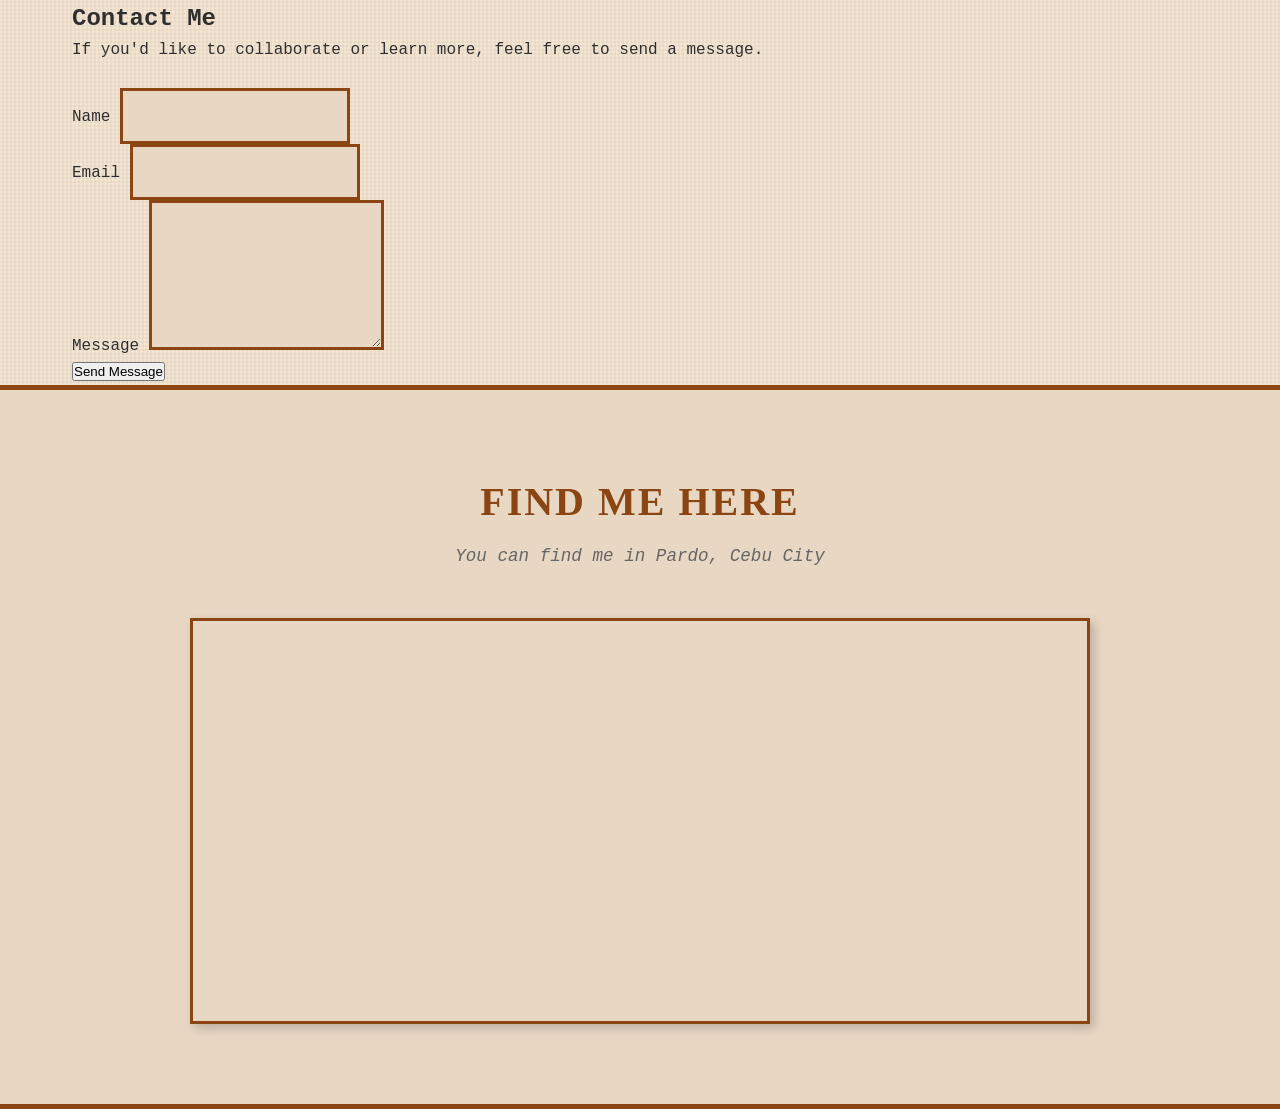
<file: contact.html>
<!DOCTYPE html>
<html lang="en">
<head>
    <meta charset="UTF-8">
    <meta name="viewport" content="width=device-width, initial-scale=1.0">
    <title>Contact</title>
    <link rel="stylesheet" href="style.css">
</head>
<body>
    <section>
    <div class="container">
        <h2>Contact Me</h2>
        <div class="contact-form">
            <p>If you'd like to collaborate or learn more, feel free to send a message.</p>
            <form>
                <div class="form-group">
                    <label for="name">Name</label>
                    <input type="text" id="name" name="name" required>
                </div>

                <div class="form-group">
                    <label for="email">Email</label>
                    <input type="email" id="email" name="email" required>
                </div>

                <div class="form-group">
                    <label for="message">Message</label>
                    <textarea id="message" name="message" rows="6" required></textarea>
                </div>

                <button type="submit" class="submit-button">Send Message</button>
                <p id="form-message" class="form-message" style="display:none; margin-top:1rem;"></p>
            </form>
        </div>
    </div>
</section>

<!-- Map Section -->
<section class="map-section">
    <div class="container">
        <h2>Find Me Here</h2>
        <p class="section-subtitle">You can find me in Pardo, Cebu City</p>
        <div class="map-container">
                <iframe src="https://www.google.com/maps/embed?pb=!1m18!1m12!1m3!1d3925.5393!2d123.8849!3d10.3157!2m3!1f0!2f0!3f0!3m2!1i1024!2i768!4f13.1!3m3!1m2!1sPardo!2sPardo%2C%20Cebu%20City!5e0!3m2!1sen!2sph!4v1715000000000" width="100%" height="400" style="border:0;" allowfullscreen="" loading="lazy" referrerpolicy="no-referrer-when-downgrade"></iframe>
        </div>
    </div>
</section>
</body>
</html>
</file>
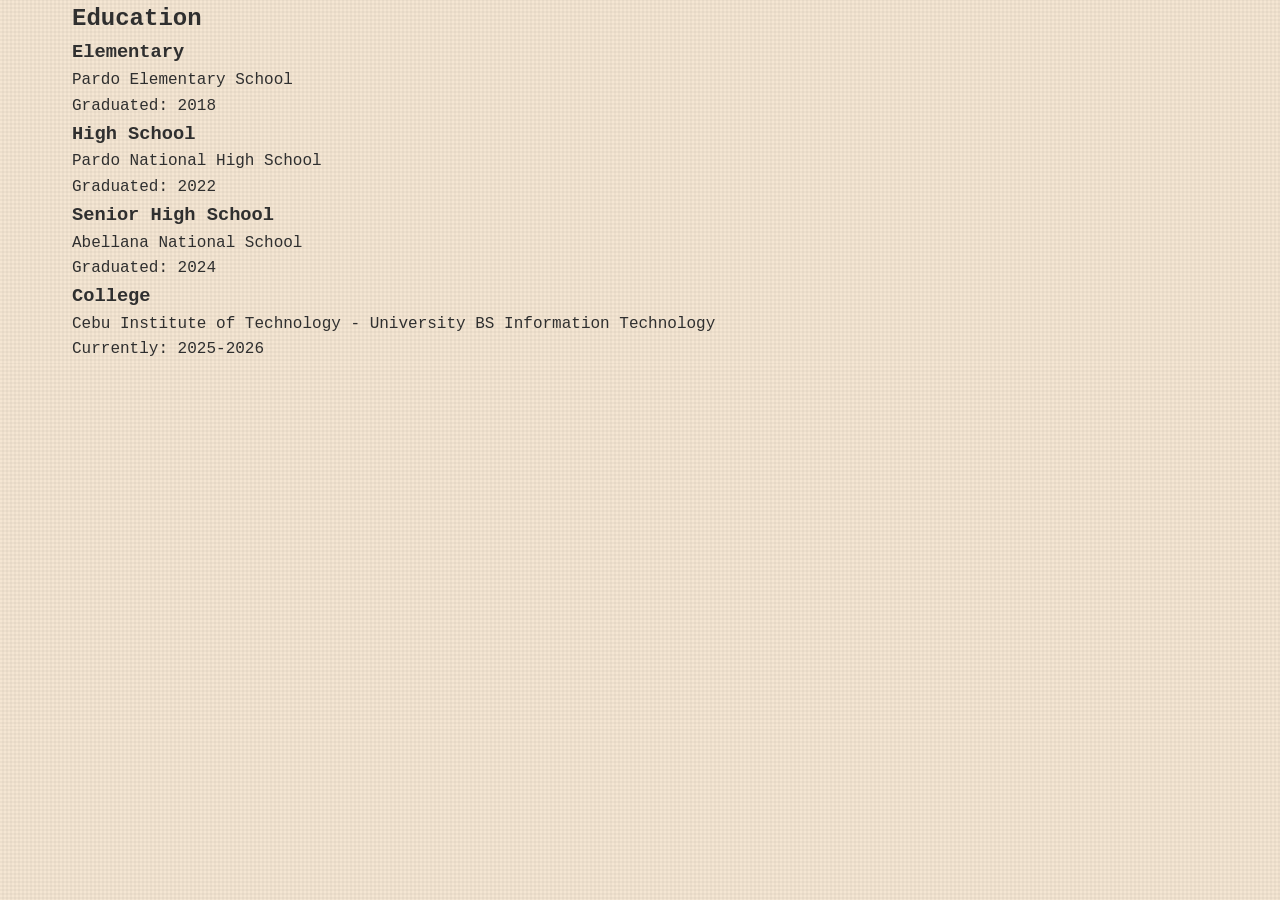
<file: education.html>
<!DOCTYPE html>
<html lang="en">
<head>
    <meta charset="UTF-8">
    <meta name="viewport" content="width=device-width, initial-scale=1.0">
    <title>Education</title>
    <link rel="stylesheet" href="style.css">
</head>
<body>
    <section>
        <div class="container">
            <h2>Education</h2>
            <div class="education-list">
                <div class="education-item">
                    <h3>Elementary</h3>
                    <div class="school">Pardo Elementary School</div>
                    <div class="period">Graduated: 2018</div>
                </div>

                <div class="education-item">
                    <h3>High School</h3>
                    <div class="school">Pardo National High School</div>
                    <div class="period">Graduated: 2022</div>
                </div>

                <div class="education-item">
                    <h3>Senior High School</h3>
                    <div class="school">Abellana National School</div>
                    <div class="period">Graduated: 2024</div>
                </div>

                <div class="education-item">
                    <h3>College</h3>
                    <div class="school">Cebu Institute of Technology - University BS Information Technology</div>
                    <div class="period">Currently: 2025-2026</div>
                </div>
            </div>
        </div>
    </section>
</body>
</html>
</file>
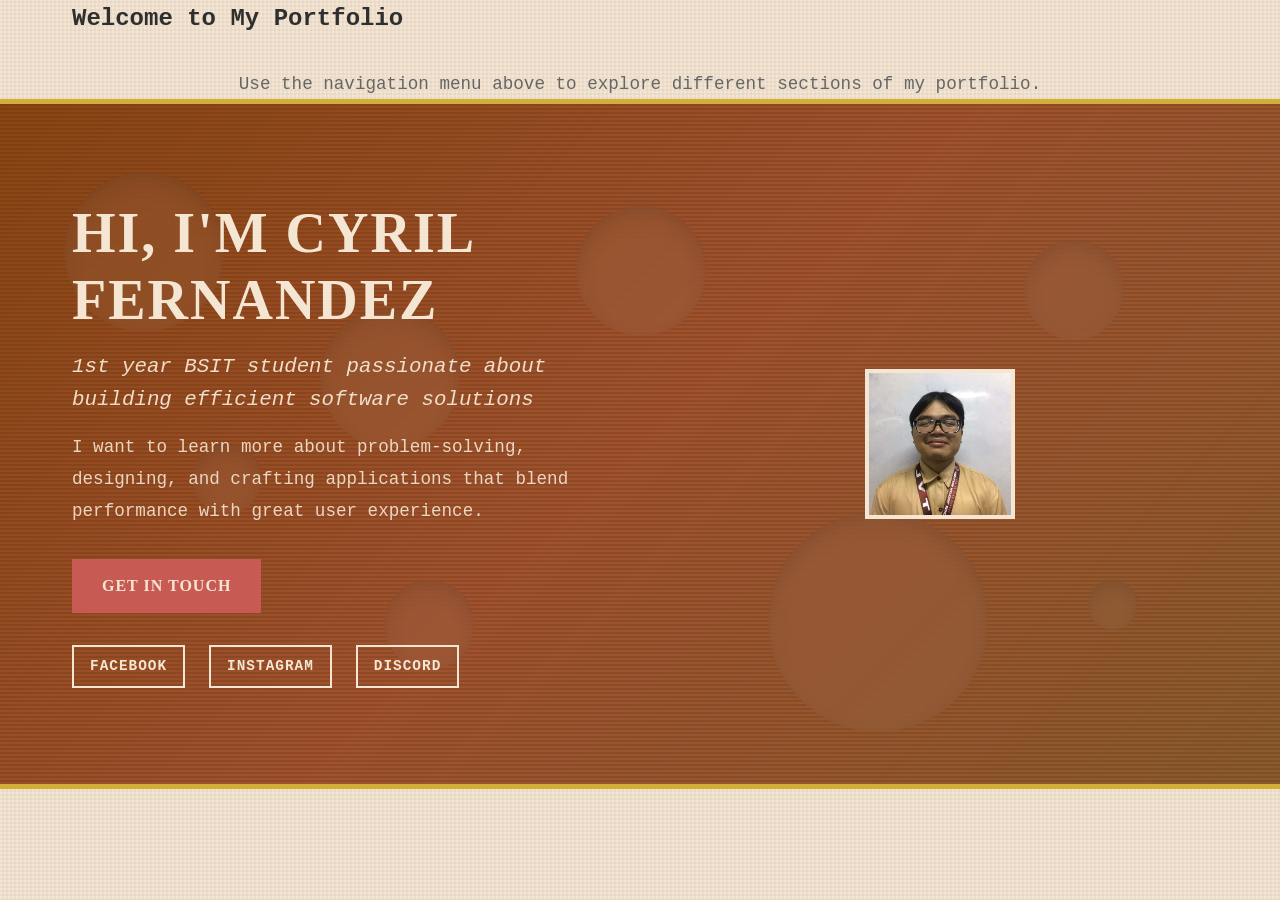
<file: home.html>
<!DOCTYPE html>
<html lang="en">
<head>
    <meta charset="UTF-8">
    <meta name="viewport" content="width=device-width, initial-scale=1.0">
    <title>Home</title>
    <link rel="stylesheet" href="style.css">
</head>
<body>
    <section>
        <div class="container">
            <h2>Welcome to My Portfolio</h2>
            <p style="text-align: center; color: var(--text-light); font-size: 1.1rem; margin-top: 2rem;">
                Use the navigation menu above to explore different sections of my portfolio.
            </p>
        </div>
    </section>

    <!-- Hero Section -->
    <section class="hero" id="about">
        <div class="hero-bubbles" aria-hidden="true">
            <span class="hero-bubble bubble-1"></span>
            <span class="hero-bubble bubble-2"></span>
            <span class="hero-bubble bubble-3"></span>
            <span class="hero-bubble bubble-4"></span>
            <span class="hero-bubble bubble-5"></span>
            <span class="hero-bubble bubble-6"></span>
            <span class="hero-bubble bubble-7"></span>
            <span class="hero-bubble bubble-8"></span>
        </div>
        <div class="container hero-container">
            <div class="hero-content">
                <h1>Hi, I'm Cyril Fernandez</h1>
                <p class="tagline">1st year BSIT student passionate about building efficient software solutions</p>
                <p class="description">I want to learn more about problem-solving, designing, and crafting applications that blend performance with great user experience.</p>
                <div class="hero-buttons">
                    <a href="javascript:parent.loadPage('contact.html')" class="btn btn-primary">Get in Touch</a>
                </div>
                <div class="social-links-hero">
                    <a href="https://www.facebook.com/share/1DwfcabRtU/" title="Facebook" class="social-icon" target="_blank" rel="noopener noreferrer">Facebook</a>
                    <a href="https://www.instagram.com/cy1ofone?igsh=bWloMWJvd2ZoMHM=" title="Instagram" class="social-icon" target="_blank" rel="noopener noreferrer">Instagram</a>
                    <a href="https://discord.gg/xapyxrc7" title="Discord" class="social-icon" target="_blank" rel="noopener noreferrer">Discord</a>
                </div>
            </div>
            <div class="hero-image">
                <img src="image/cyrl.jfif" alt="Cyril" class="profile-img">
            </div>
        </div>
    </section>
</body>
</html>
</file>
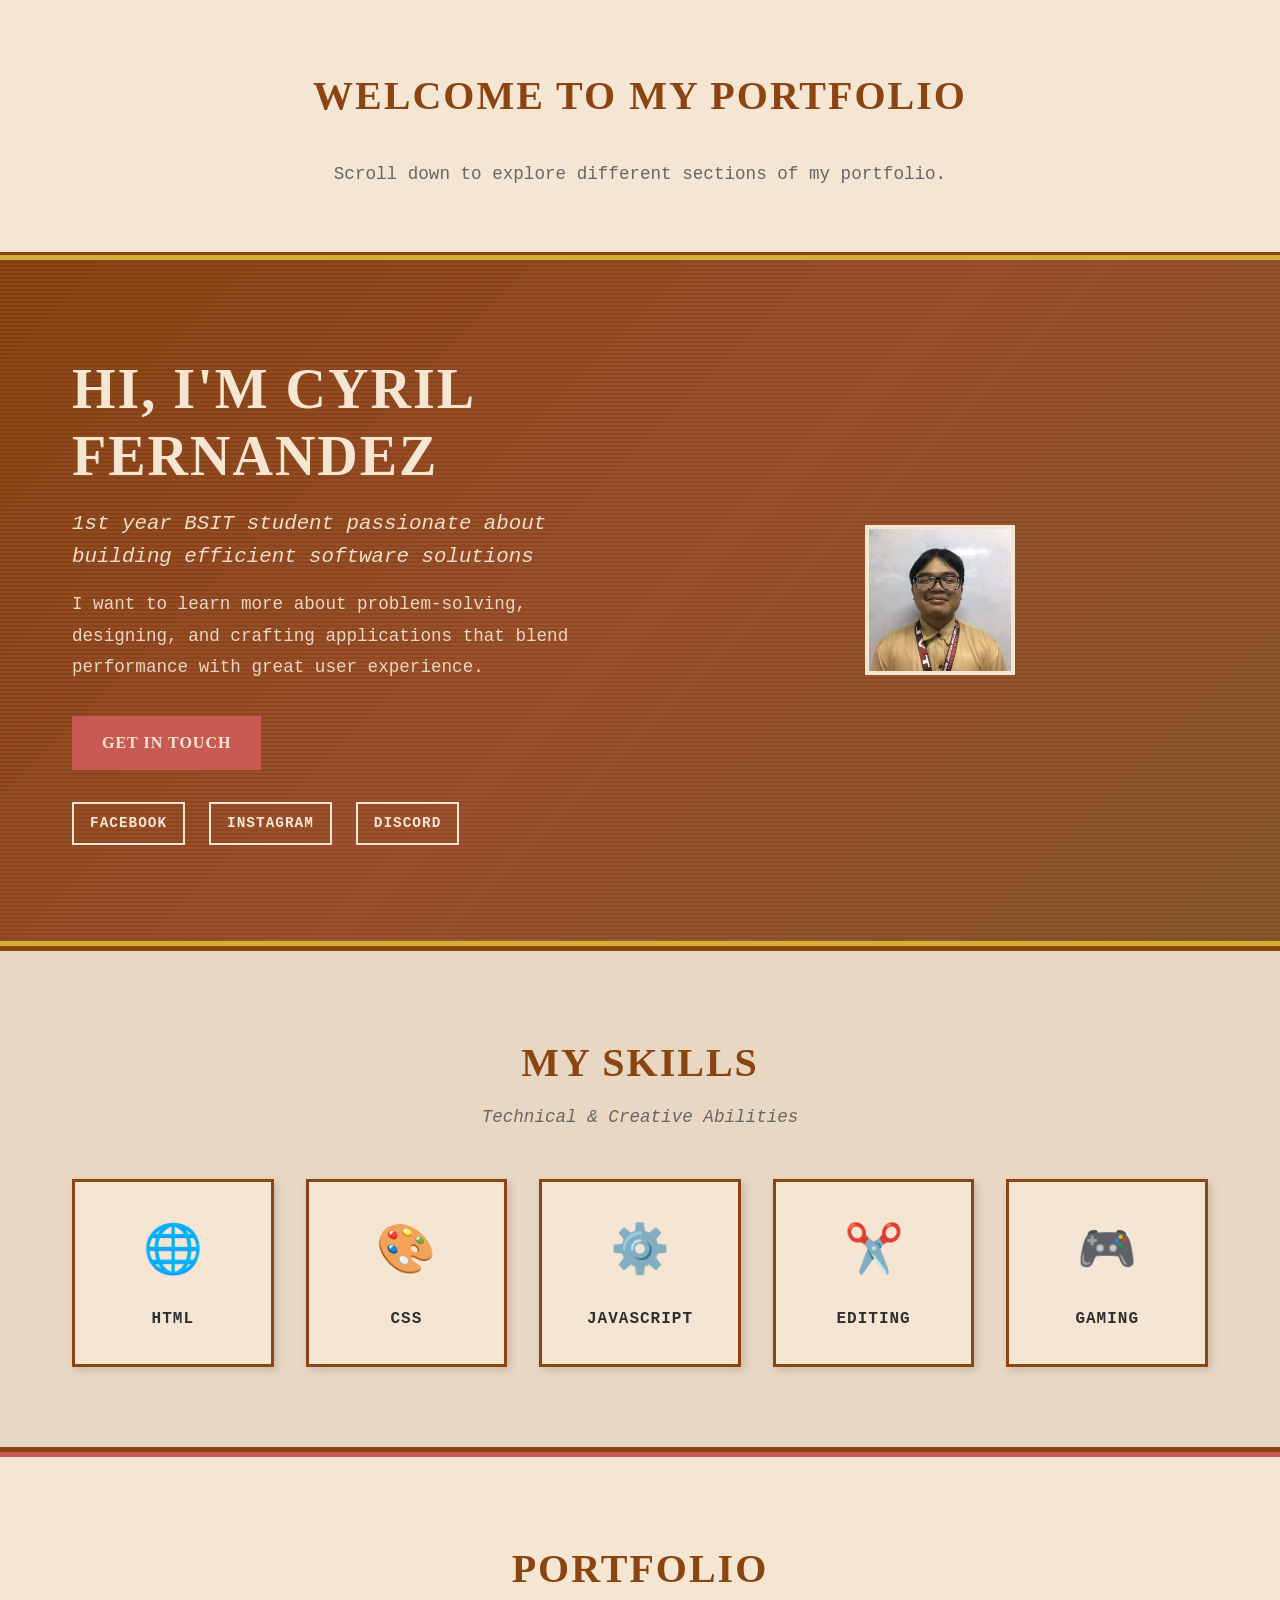
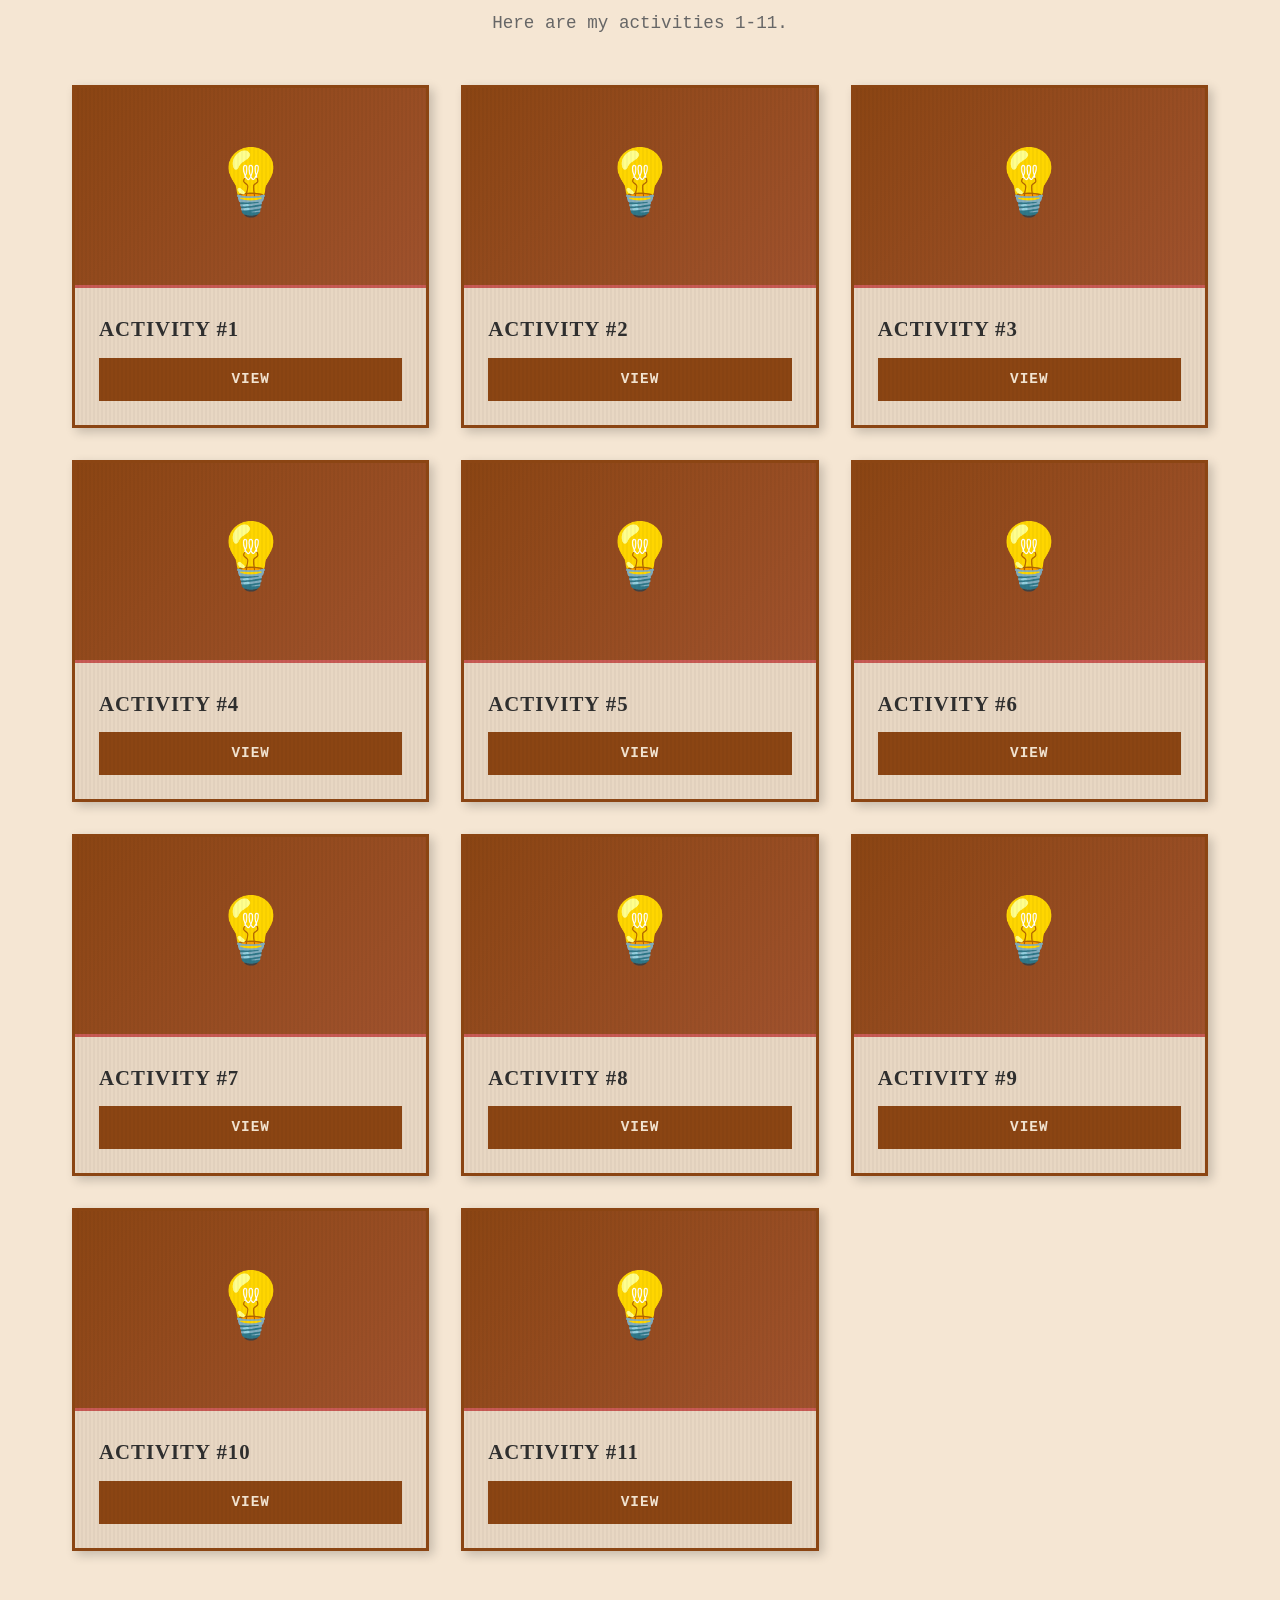
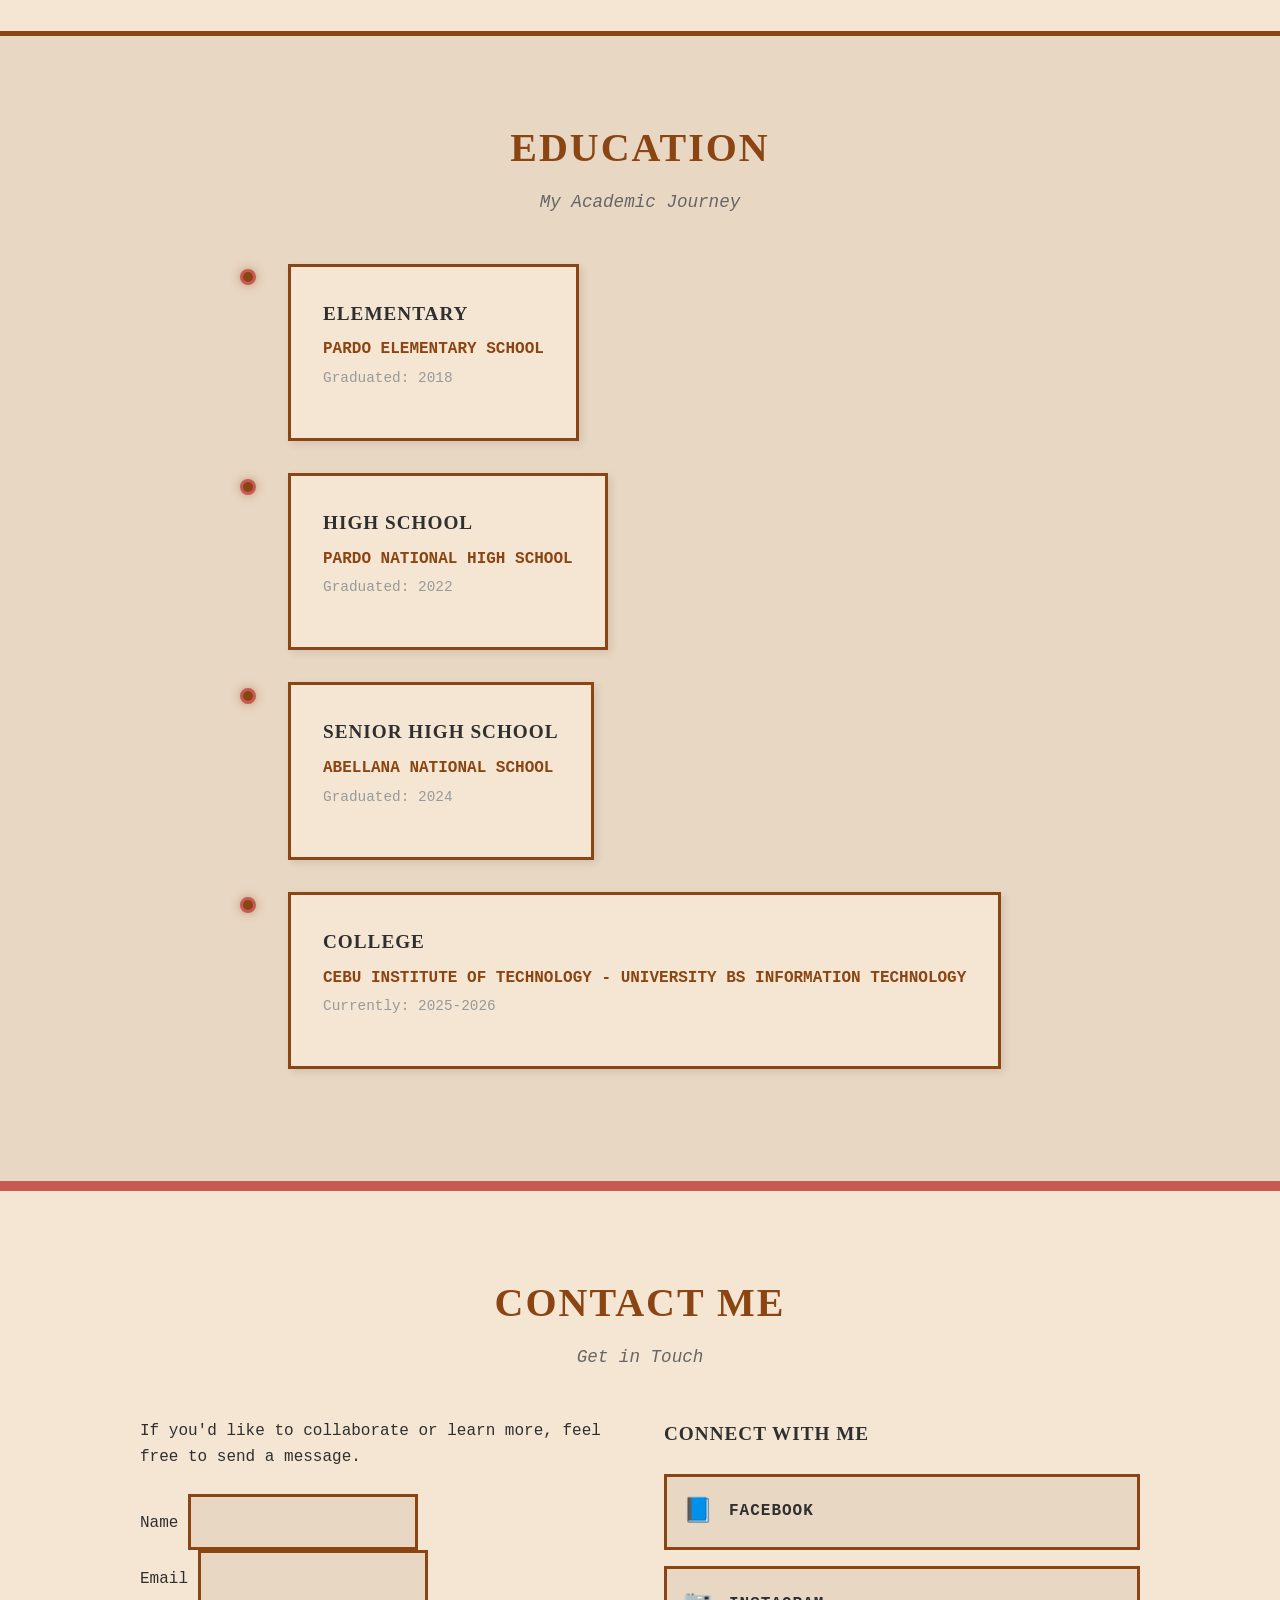
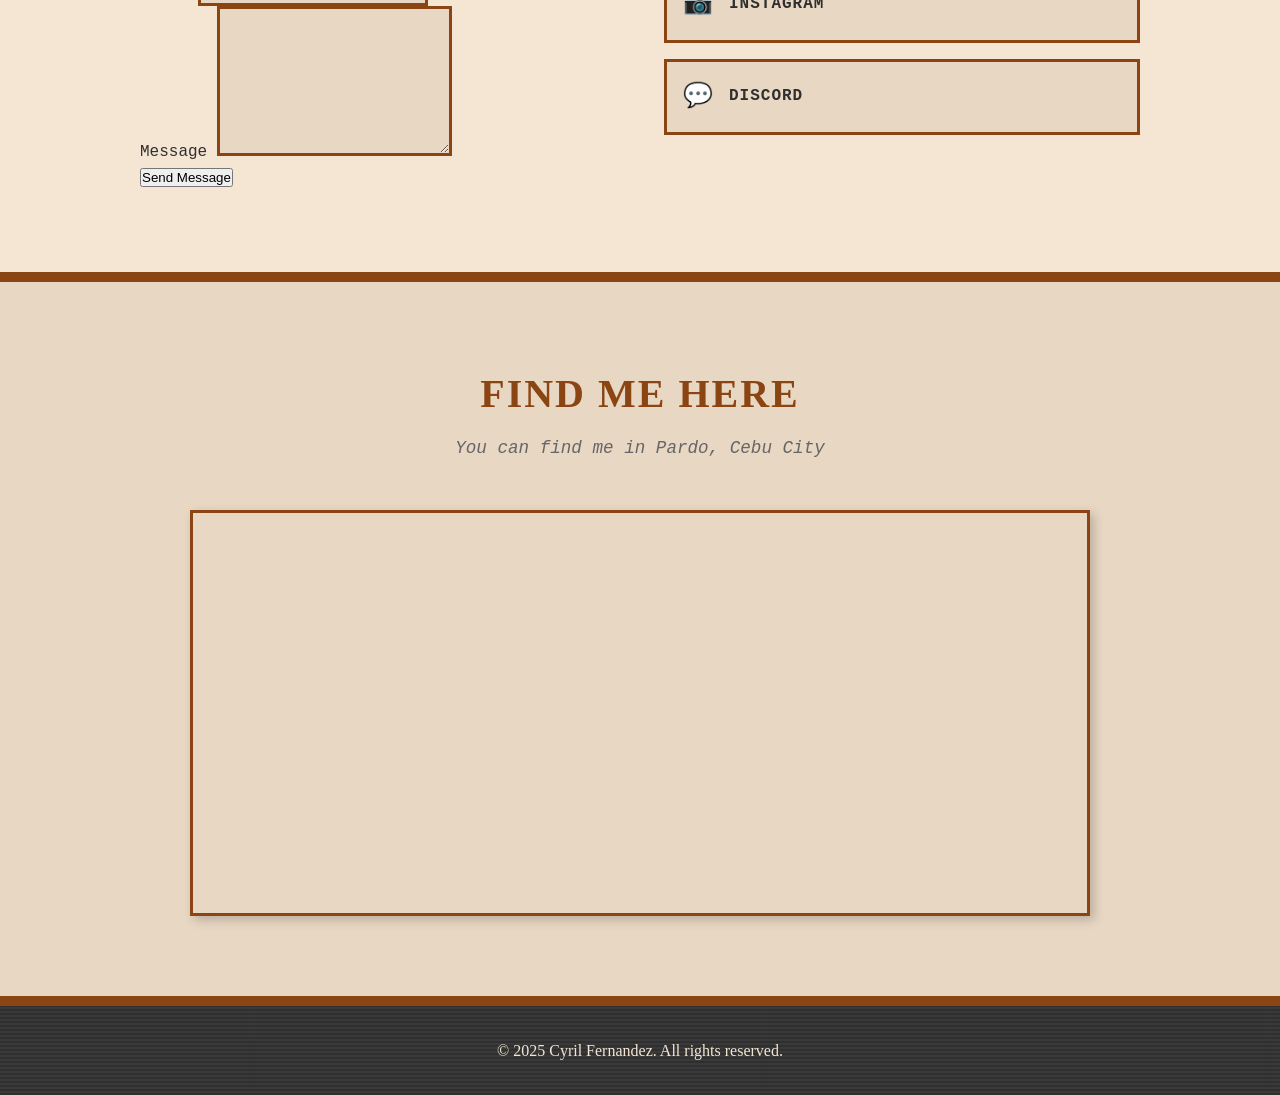
<file: main.html>
<!DOCTYPE html>
<html lang="en">
<head>
    <meta charset="UTF-8">
    <meta name="viewport" content="width=device-width, initial-scale=1.0">
    <title>Portfolio Content</title>
    <link rel="stylesheet" href="style.css">
</head>
<body>
    <!-- Welcome Section -->
    <section class="welcome-section">
        <div class="container">
            <h2>Welcome to My Portfolio</h2>
            <p style="text-align: center; color: var(--text-light); font-size: 1.1rem; margin-top: 2rem;">
                Scroll down to explore different sections of my portfolio.
            </p>
        </div>
    </section>

    <!-- Hero Section - About -->
    <section class="hero" id="about">
        <div class="container hero-container">
            <div class="hero-content">
                <h1>Hi, I'm Cyril Fernandez</h1>
                <p class="tagline">1st year BSIT student passionate about building efficient software solutions</p>
                <p class="description">I want to learn more about problem-solving, designing, and crafting applications that blend performance with great user experience.</p>
                <div class="hero-buttons">
                    <a href="#contact" class="btn btn-primary">Get in Touch</a>
                </div>
                <div class="social-links-hero">
                    <a href="https://www.facebook.com/share/1DwfcabRtU/" title="Facebook" class="social-icon" target="_blank" rel="noopener noreferrer">Facebook</a>
                    <a href="https://www.instagram.com/cy1ofone?igsh=bWloMWJvd2ZoMHM=" title="Instagram" class="social-icon" target="_blank" rel="noopener noreferrer">Instagram</a>
                    <a href="https://discord.gg/xapyxrc7" title="Discord" class="social-icon" target="_blank" rel="noopener noreferrer">Discord</a>
                </div>
            </div>
            <div class="hero-image">
                <img src="image/cyrl.jfif" alt="Cyril" class="profile-img">
            </div>
        </div>
    </section>

    <!-- Skills Section -->
    <section class="skills-section" id="skills">
        <div class="container">
            <h2>My Skills</h2>
            <p class="section-subtitle">Technical & Creative Abilities</p>
            <div class="skills-grid">
                <div class="skill-item">
                    <span class="skill-icon">🌐</span>
                    <h3>HTML</h3>
                </div>
                <div class="skill-item">
                    <span class="skill-icon">🎨</span>
                    <h3>CSS</h3>
                </div>
                <div class="skill-item">
                    <span class="skill-icon">⚙️</span>
                    <h3>JavaScript</h3>
                </div>
                <div class="skill-item">
                    <span class="skill-icon">✂️</span>
                    <h3>Editing</h3>
                </div>
                <div class="skill-item">
                    <span class="skill-icon">🎮</span>
                    <h3>Gaming</h3>
                </div>
            </div>
        </div>
    </section>

    <!-- Portfolio Section -->
    <section class="projects-section" id="portfolio">
        <div class="container">
            <h2>Portfolio</h2>
            <p style="text-align: center; color: var(--text-light); font-size: 1.1rem; margin-bottom: 3rem;">
                Here are my activities 1-11.
            </p>
            <div class="projects-grid">
                <div class="project-card">
                    <div class="project-image">💡</div>
                    <h3>Activity #1</h3>
                    <div class="project-links">
                        <a href="https://act1-one.vercel.app/" class="link-btn" target="_blank" rel="noopener noreferrer">View</a>
                    </div>
                </div>
                <div class="project-card">
                    <div class="project-image">💡</div>
                    <h3>Activity #2</h3>
                    <div class="project-links">
                        <a href="https://act2-lime.vercel.app/" class="link-btn" target="_blank" rel="noopener noreferrer">View</a>
                    </div>
                </div>
                <div class="project-card">
                    <div class="project-image">💡</div>
                    <h3>Activity #3</h3>
                    <div class="project-links">
                        <a href="https://act3-gamma.vercel.app/" class="link-btn" target="_blank" rel="noopener noreferrer">View</a>
                    </div>
                </div>
                <div class="project-card">
                    <div class="project-image">💡</div>
                    <h3>Activity #4</h3>
                    <div class="project-links">
                        <a href="https://act4-three.vercel.app/" class="link-btn" target="_blank" rel="noopener noreferrer">View</a>
                    </div>
                </div>
                <div class="project-card">
                    <div class="project-image">💡</div>
                    <h3>Activity #5</h3>
                    <div class="project-links">
                        <a href="https://act5-snowy.vercel.app/" class="link-btn" target="_blank" rel="noopener noreferrer">View</a>
                    </div>
                </div>
                <div class="project-card">
                    <div class="project-image">💡</div>
                    <h3>Activity #6</h3>
                    <div class="project-links">
                        <a href="https://tzych.vercel.app" class="link-btn" target="_blank" rel="noopener noreferrer">View</a>
                    </div>
                </div>
                <div class="project-card">
                    <div class="project-image">💡</div>
                    <h3>Activity #7</h3>
                    <div class="project-links">
                        <a href="https://act7-ten.vercel.app/" class="link-btn" target="_blank" rel="noopener noreferrer">View</a>
                    </div>
                </div>
                <div class="project-card">
                    <div class="project-image">💡</div>
                    <h3>Activity #8</h3>
                    <div class="project-links">
                        <a href="https://act8-xi.vercel.app/" class="link-btn" target="_blank" rel="noopener noreferrer">View</a>
                    </div>
                </div>
                <div class="project-card">
                    <div class="project-image">💡</div>
                    <h3>Activity #9</h3>
                    <div class="project-links">
                        <a href="https://act9-nu.vercel.app/" class="link-btn" target="_blank" rel="noopener noreferrer">View</a>
                    </div>
                </div>
                <div class="project-card">
                    <div class="project-image">💡</div>
                    <h3>Activity #10</h3>
                    <div class="project-links">
                        <a href="https://act10-two.vercel.app/" class="link-btn" target="_blank" rel="noopener noreferrer">View</a>
                    </div>
                </div>
                <div class="project-card">
                    <div class="project-image">💡</div>
                    <h3>Activity #11</h3>
                    <div class="project-links">
                        <a href="https://act11-lilac.vercel.app/" class="link-btn" target="_blank" rel="noopener noreferrer">View</a>
                    </div>
                </div>
            </div>
        </div>
    </section>

    <!-- Education Section -->
    <section class="education-section" id="education">
        <div class="container">
            <h2>Education</h2>
            <p class="section-subtitle">My Academic Journey</p>
            <div class="education-timeline">
                <div class="timeline-item">
                    <div class="timeline-marker"></div>
                    <div class="timeline-content">
                        <h3>Elementary</h3>
                        <div class="school">Pardo Elementary School</div>
                        <div class="period">Graduated: 2018</div>
                    </div>
                </div>

                <div class="timeline-item">
                    <div class="timeline-marker"></div>
                    <div class="timeline-content">
                        <h3>High School</h3>
                        <div class="school">Pardo National High School</div>
                        <div class="period">Graduated: 2022</div>
                    </div>
                </div>

                <div class="timeline-item">
                    <div class="timeline-marker"></div>
                    <div class="timeline-content">
                        <h3>Senior High School</h3>
                        <div class="school">Abellana National School</div>
                        <div class="period">Graduated: 2024</div>
                    </div>
                </div>

                <div class="timeline-item">
                    <div class="timeline-marker"></div>
                    <div class="timeline-content">
                        <h3>College</h3>
                        <div class="school">Cebu Institute of Technology - University BS Information Technology</div>
                        <div class="period">Currently: 2025-2026</div>
                    </div>
                </div>
            </div>
        </div>
    </section>

    <!-- Contact Section -->
    <section class="contact-section" id="contact">
        <div class="container">
            <h2>Contact Me</h2>
            <p class="section-subtitle">Get in Touch</p>
            <div class="contact-container">
                <div class="contact-form">
                    <p>If you'd like to collaborate or learn more, feel free to send a message.</p>
                    <form>
                        <div class="form-group">
                            <label for="name">Name</label>
                            <input type="text" id="name" name="name" required>
                        </div>

                        <div class="form-group">
                            <label for="email">Email</label>
                            <input type="email" id="email" name="email" required>
                        </div>

                        <div class="form-group">
                            <label for="message">Message</label>
                            <textarea id="message" name="message" rows="6" required></textarea>
                        </div>

                        <button type="submit" class="submit-button">Send Message</button>
                        <p id="form-message" class="form-message" style="display:none; margin-top:1rem;"></p>
                    </form>
                </div>
                <div class="contact-info">
                    <h3>Connect With Me</h3>
                    <div class="social-links-contact">
                        <a href="https://www.facebook.com/share/1DwfcabRtU/" class="social-link" target="_blank" rel="noopener noreferrer">
                            <span class="icon">📘</span>
                            <span>Facebook</span>
                        </a>
                        <a href="https://www.instagram.com/cy1ofone?igsh=bWloMWJvd2ZoMHM=" class="social-link" target="_blank" rel="noopener noreferrer">
                            <span class="icon">📷</span>
                            <span>Instagram</span>
                        </a>
                        <a href="https://discord.gg/xapyxrc7" class="social-link" target="_blank" rel="noopener noreferrer">
                            <span class="icon">💬</span>
                            <span>Discord</span>
                        </a>
                    </div>
                </div>
            </div>
        </div>
    </section>

    <!-- Map Section -->
    <section class="map-section">
        <div class="container">
            <h2>Find Me Here</h2>
            <p class="section-subtitle">You can find me in Pardo, Cebu City</p>
            <div class="map-container">
                <iframe src="https://www.google.com/maps/embed?pb=!1m18!1m12!1m3!1d3925.5393!2d123.8849!3d10.3157!2m3!1f0!2f0!3f0!3m2!1i1024!2i768!4f13.1!3m3!1m2!1sPardo!2sPardo%2C%20Cebu%20City!5e0!3m2!1sen!2sph!4v1715000000000" width="100%" height="400" style="border:0;" allowfullscreen="" loading="lazy" referrerpolicy="no-referrer-when-downgrade"></iframe>
            </div>
        </div>
    </section>

    <!-- Footer -->
    <footer>
        <p>&copy; 2025 Cyril Fernandez. All rights reserved.</p>
    </footer>
</body>
</html>
</file>
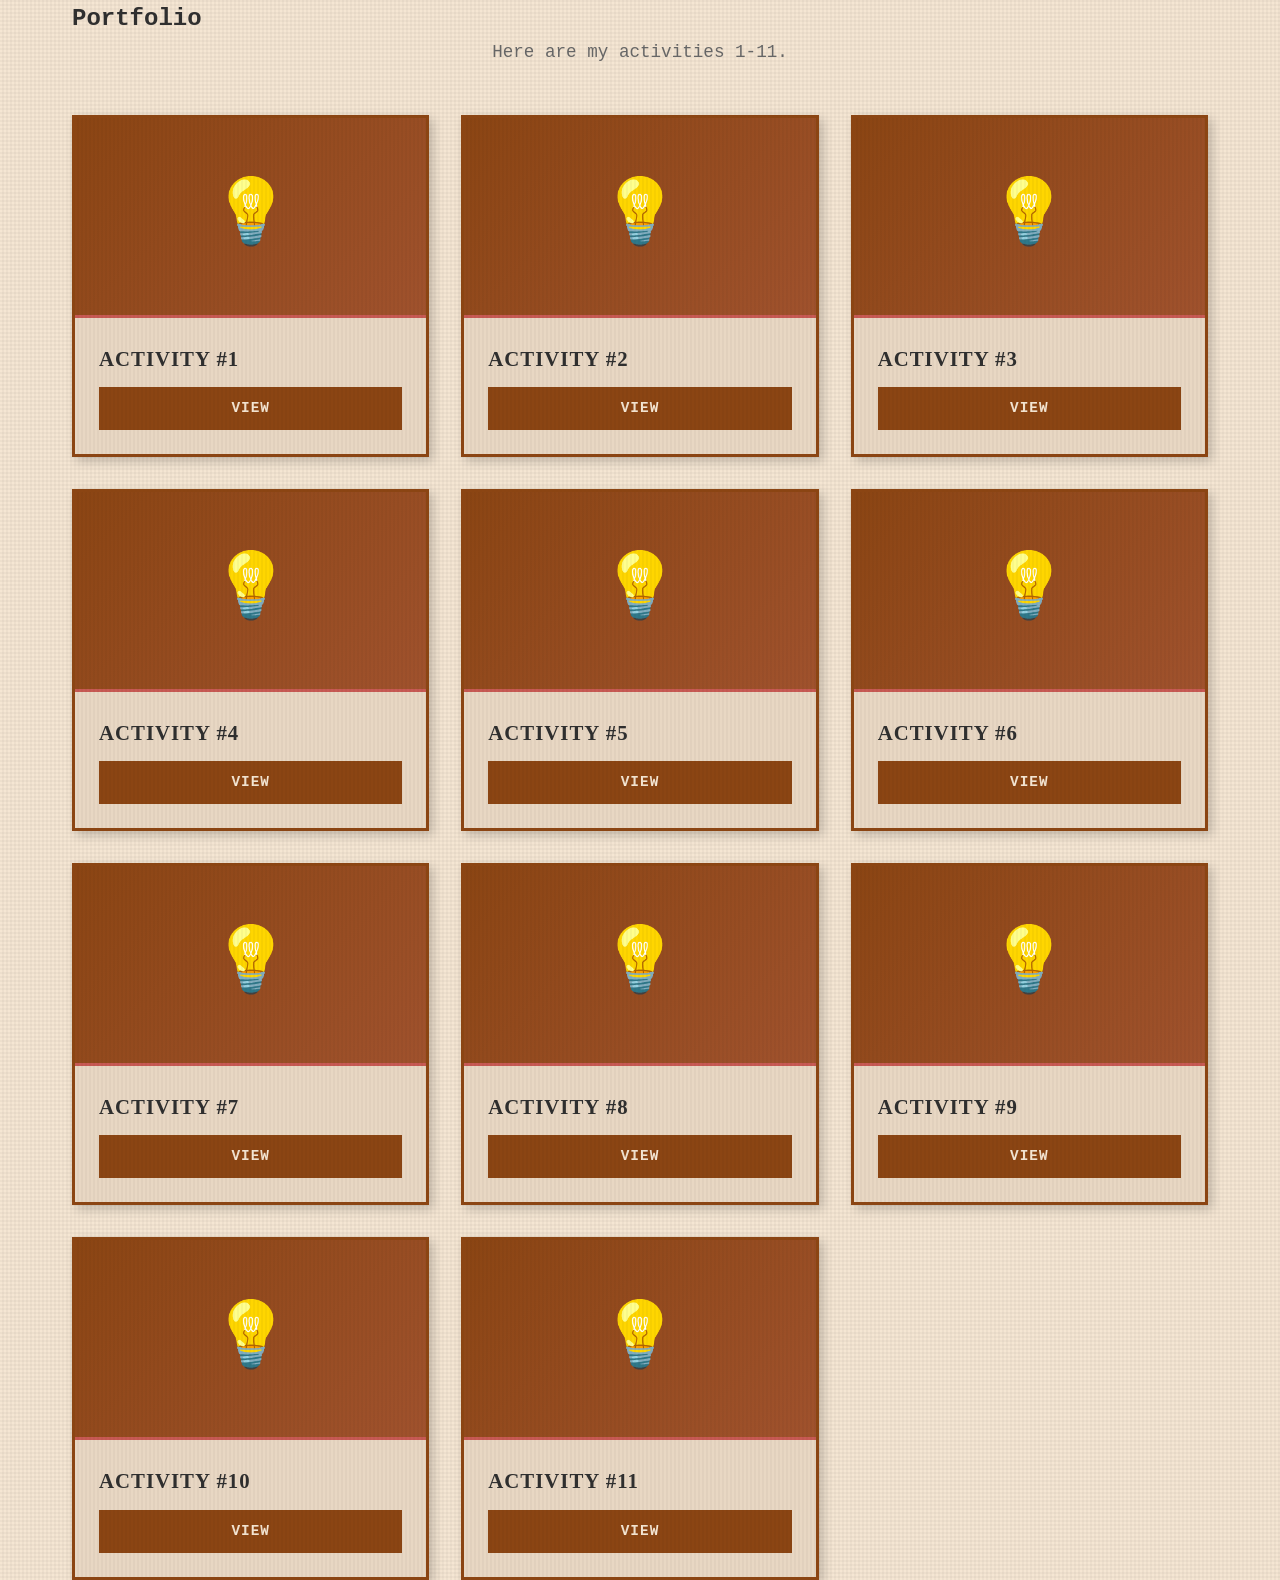
<file: portfolio.html>
<!DOCTYPE html>
<html lang="en">
<head>
    <meta charset="UTF-8">
    <meta name="viewport" content="width=device-width, initial-scale=1.0">
    <title>Portfolio</title>
    <link rel="stylesheet" href="style.css">
</head>
<body>
    <section>
    <div class="container">
        <h2>Portfolio</h2>
        <p style="text-align: center; color: var(--text-light); font-size: 1.1rem; margin-bottom: 3rem;">
            Here are my activities 1-11.
        </p>
        <div class="projects-grid">
            <div class="project-card">
                <div class="project-image">💡</div>
                <h3>Activity #1</h3>
    
                <div class="project-links">
                    
                    <a href="https://act1-one.vercel.app/" class="link-btn" target="_blank" rel="noopener noreferrer">View</a>
                </div>
            </div>
            <div class="project-card">
                <div class="project-image">💡</div>
                <h3>Activity #2</h3>
                <div class="project-links">
                    
                    <a href="https://act2-lime.vercel.app/" class="link-btn" target="_blank" rel="noopener noreferrer">View</a>
                </div>
            </div>
            <div class="project-card">
                <div class="project-image">💡</div>
                <h3>Activity #3</h3>
                
                <div class="project-links">
                    
                    <a href="https://act3-gamma.vercel.app/" class="link-btn" target="_blank" rel="noopener noreferrer">View</a>
                </div>
            </div>
            <div class="project-card">
                <div class="project-image">💡</div>
                <h3>Activity #4</h3>
                
                <div class="project-links">
                    
                    <a href="https://act4-three.vercel.app/" class="link-btn" target="_blank" rel="noopener noreferrer">View</a>
                </div>
            </div>
            <div class="project-card">
                <div class="project-image">💡</div>
                <h3>Activity #5</h3>
                
                <div class="project-links">
                    
                    <a href="https://act5-snowy.vercel.app/" class="link-btn" target="_blank" rel="noopener noreferrer">View</a>
                </div>
            </div>
            <div class="project-card">
                <div class="project-image">💡</div>
                <h3>Activity #6</h3>
                
                <div class="project-links">
                    
                    <a href="https://tzych.vercel.app" class="link-btn" target="_blank" rel="noopener noreferrer">View</a>
                </div>
            </div>
            <div class="project-card">
                <div class="project-image">💡</div>
                <h3>Activity #7</h3>
                
                <div class="project-links">
                    <a href="https://act7-ten.vercel.app/" class="link-btn" target="_blank" rel="noopener noreferrer">View</a>
                </div>
            </div>
            <div class="project-card">
                <div class="project-image">💡</div>
                <h3>Activity #8</h3>
                
                <div class="project-links">
                    <a href="https://act8-xi.vercel.app/" class="link-btn" target="_blank" rel="noopener noreferrer">View</a>
                </div>
            </div>
            <div class="project-card">
                <div class="project-image">💡</div>
                <h3>Activity #9</h3>
                
                <div class="project-links">
                    <a href="https://act9-nu.vercel.app/" class="link-btn" target="_blank" rel="noopener noreferrer">View</a>
                </div>
            </div>
            <div class="project-card">
                <div class="project-image">💡</div>
                <h3>Activity #10</h3>
                
                <div class="project-links">
                    <a href="https://act10-two.vercel.app/" class="link-btn" target="_blank" rel="noopener noreferrer">View</a>
                </div>
            </div>
            <div class="project-card">
                <div class="project-image">💡</div>
                <h3>Activity #11</h3>
                
                <div class="project-links">
                    <a href="https://act11-lilac.vercel.app/" class="link-btn" target="_blank" rel="noopener noreferrer">View</a>
                </div>
            </div>
        </div>
    </div>
</section>
</body>
</html>
</file>
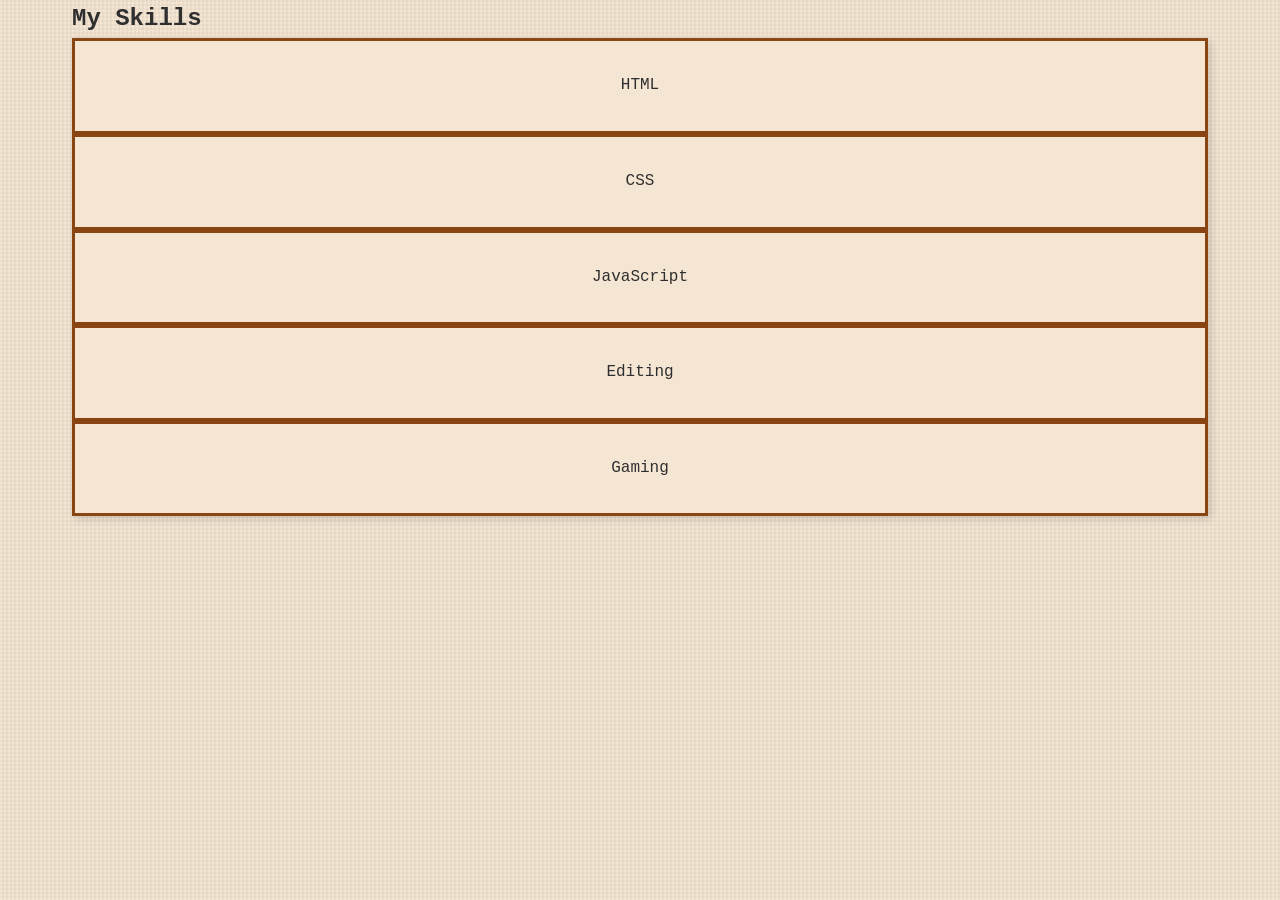
<file: skills.html>
<!DOCTYPE html>
<html lang="en">
<head>
    <meta charset="UTF-8">
    <meta name="viewport" content="width=device-width, initial-scale=1.0">
    <title>Skills</title>
    <link rel="stylesheet" href="style.css">
</head>
<body>
    <section>
    <div class="container">
        <h2>My Skills</h2>
        <div class="skills-grid">
            <div class="skill-category">
                <div class="skill-item">
                    <label>HTML</label>
                    <div class="progress-bar">
                        <div class="progress-fill" style="width: 90%;"></div>
                    </div>
                </div>
                <div class="skill-item">
                    <label>CSS</label>
                    <div class="progress-bar">
                        <div class="progress-fill" style="width: 85%;"></div>
                    </div>
                </div>
                <div class="skill-item">
                    <label>JavaScript</label>
                    <div class="progress-bar">
                        <div class="progress-fill" style="width: 80%;"></div>
                    </div>
                </div>
                <div class="skill-item">
                    <label>Editing</label>
                    <div class="progress-bar">
                        <div class="progress-fill" style="width: 85%;"></div>
                    </div>
                </div>
                <div class="skill-item">
                    <label>Gaming</label>
                    <div class="progress-bar">
                        <div class="progress-fill" style="width: 85%;"></div>
                    </div>
                </div>
            </div>
        </div>
    </div>
</section>
</body>
</html>
</file>
<file: style.css>
* {
    margin: 0;
    padding: 0;
    box-sizing: border-box;
}

:root {
    --primary: #8B4513;
    --primary-dark: #5C2E0F;
    --text-dark: #2F2F2F;
    --text-light: #666666;
    --text-lighter: #999999;
    --bg-primary: #F5E6D3;
    --bg-secondary: #E8D7C3;
    --border: #D4C4B0;
    --accent: #A0522D;
    --rust: #C85A54;
    --vintage-gold: #D4AF37;
}

@keyframes fadeIn {
    from {
        opacity: 0;
        transform: translateY(10px);
    }
    to {
        opacity: 1;
        transform: translateY(0);
    }
}

@keyframes hoverScale {
    0% {
        transform: scale(1);
    }
    50% {
        transform: scale(1.05);
    }
    100% {
        transform: scale(1);
    }
}

@keyframes slideIn {
    from {
        transform: translateX(-5px);
    }
    to {
        transform: translateX(0);
    }
}

@keyframes glow {
    0% {
        text-shadow: 0 0 5px rgba(160, 82, 45, 0.5);
    }
    50% {
        text-shadow: 0 0 15px rgba(160, 82, 45, 0.8);
    }
    100% {
        text-shadow: 0 0 5px rgba(160, 82, 45, 0.5);
    }
}

html {
    scroll-behavior: smooth;
}

body {
    font-family: 'Georgia', 'Courier New', serif;
    line-height: 1.6;
    color: var(--text-dark);
    background-color: var(--bg-primary);
    background-image: 
        repeating-linear-gradient(0deg, transparent, transparent 2px, rgba(0, 0, 0, 0.03) 2px, rgba(0, 0, 0, 0.03) 4px),
        repeating-linear-gradient(90deg, transparent, transparent 2px, rgba(0, 0, 0, 0.03) 2px, rgba(0, 0, 0, 0.03) 4px);
    background-size: 100% 100%;
    position: relative;
}

.container {
    max-width: 1200px;
    margin: 0 auto;
    padding: 0 2rem;
}

.welcome-section {
    padding: 4rem 0;
    background-color: var(--bg-primary);
    text-align: center;
    border-bottom: 3px solid var(--primary);
}

.welcome-section h2 {
    font-size: 2.5rem;
    margin-bottom: 1rem;
    text-transform: uppercase;
    letter-spacing: 2px;
    font-family: 'Georgia', serif;
    color: var(--primary);
}

.navbar {
    background-color: var(--bg-primary);
    box-shadow: 0 4px 12px rgba(0, 0, 0, 0.15);
    position: sticky;
    top: 0;
    z-index: 100;
    border-bottom: 3px solid var(--primary);
}

.nav-container {
    display: flex;
    justify-content: space-between;
    align-items: center;
    padding: 1rem 2rem;
}

.logo {
    font-size: 2rem;
    font-weight: 700;
    color: var(--primary);
    letter-spacing: 3px;
    text-transform: uppercase;
    font-family: 'Georgia', serif;
    text-shadow: 2px 2px 4px rgba(0, 0, 0, 0.1);
    transition: all 0.3s ease;
    cursor: pointer;
}

.logo:hover {
    animation: glow 1.5s ease-in-out;
    transform: scale(1.1);
}

.nav-links {
    display: flex;
    list-style: none;
    gap: 2.5rem;
}

.nav-links a {
    text-decoration: none;
    color: var(--text-dark);
    font-weight: 600;
    transition: all 0.3s ease;
    font-size: 0.95rem;
    text-transform: uppercase;
    letter-spacing: 1px;
    font-family: 'Georgia', serif;
    position: relative;
    padding-bottom: 5px;
    border-bottom: 2px solid transparent;
}

.nav-links a:hover {
    color: var(--rust);
    border-bottom-color: var(--rust);
    animation: slideIn 0.3s ease;
}

.hero {
    padding: 6rem 0;
    background: linear-gradient(135deg, #8B4513 0%, #A0522D 50%, #8B5A2B 100%);
    color: var(--bg-primary);
    border-top: 5px solid var(--vintage-gold);
    border-bottom: 5px solid var(--vintage-gold);
    position: relative;
    overflow: hidden;
}

.hero::before {
    content: '';
    position: absolute;
    top: 0;
    left: 0;
    right: 0;
    bottom: 0;
    background-image: 
        repeating-linear-gradient(0deg, transparent, transparent 2px, rgba(0, 0, 0, 0.1) 2px, rgba(0, 0, 0, 0.1) 4px);
    pointer-events: none;
}

/* Decorative animated circles inside hero */
.hero-bubbles {
    position: absolute;
    inset: 0;
    z-index: 0;
    pointer-events: none;
    overflow: hidden;
}
.hero-bubble {
    position: absolute;
    border-radius: 50%;
    background: rgba(255,255,255,0.06);
    box-shadow: 0 8px 20px rgba(0,0,0,0.12) inset;
    backdrop-filter: blur(4px);
    transform: translate3d(0,0,0);
    will-change: transform, opacity;
    opacity: 0.9;
}
.hero-bubble.bubble-1 { width: 160px; height: 160px; left: 5%; top: 10%; animation: bubbleFloat 8s ease-in-out infinite; animation-delay: 0s; }
.hero-bubble.bubble-2 { width: 100px; height: 100px; left: 80%; top: 20%; animation: bubbleFloat 12s ease-in-out infinite; animation-delay: 2s; }
.hero-bubble.bubble-3 { width: 220px; height: 220px; left: 60%; top: 60%; animation: bubbleFloat 14s ease-in-out infinite; animation-delay: 4s; }
.hero-bubble.bubble-4 { width: 90px; height: 90px; left: 30%; top: 70%; animation: bubbleFloat 10s ease-in-out infinite; animation-delay: 1s; }
.hero-bubble.bubble-5 { width: 130px; height: 130px; left: 45%; top: 15%; animation: bubbleFloat 11s ease-in-out infinite; animation-delay: 3s; }
.hero-bubble.bubble-6 { width: 70px; height: 70px; left: 15%; top: 50%; animation: bubbleFloat 7s ease-in-out infinite; animation-delay: 5s; }
.hero-bubble.bubble-7 { width: 50px; height: 50px; left: 85%; top: 70%; animation: bubbleFloat 6s ease-in-out infinite; animation-delay: 6s; }
.hero-bubble.bubble-8 { width: 140px; height: 140px; left: 25%; top: 30%; animation: bubbleFloat 16s ease-in-out infinite; animation-delay: 8s; }

@keyframes bubbleFloat {
    0% { transform: translate3d(0,0,0) scale(1); opacity: 0.85; }
    25% { transform: translate3d(20px,-20px,0) scale(1.03); opacity: 0.95; }
    50% { transform: translate3d(-25px,-35px,0) scale(1.02); opacity: 0.8; }
    75% { transform: translate3d(15px,15px,0) scale(1.01); opacity: 0.9; }
    100% { transform: translate3d(0,0,0) scale(1); opacity: 0.85; }
}

@media (prefers-reduced-motion: reduce) {
    .hero-bubble { animation: none !important; opacity: 0.6; }
}

.hero-container {
    display: grid;
    grid-template-columns: 1fr 1fr;
    gap: 4rem;
    align-items: center;
    position: relative;
    z-index: 1;
}

.hero-content h1 {
    font-size: 3.5rem;
    font-weight: 700;
    margin-bottom: 1rem;
    line-height: 1.2;
    text-transform: uppercase;
    letter-spacing: 2px;
    font-family: 'Georgia', serif;
    animation: fadeIn 0.8s ease;
}

.tagline {
    font-size: 1.3rem;
    margin-bottom: 1rem;
    opacity: 0.95;
    font-weight: 500;
    font-style: italic;
    animation: fadeIn 1s ease;
}

.description {
    font-size: 1.1rem;
    margin-bottom: 2rem;
    opacity: 0.9;
    line-height: 1.8;
    animation: fadeIn 1.2s ease;
}

.hero-buttons {
    display: flex;
    gap: 1rem;
    margin-bottom: 2rem;
}

.btn {
    padding: 0.75rem 1.75rem;
    border-radius: 0;
    text-decoration: none;
    font-weight: 600;
    transition: all 0.3s ease;
    display: inline-block;
    border: 2px solid;
    cursor: pointer;
    font-size: 1rem;
    text-transform: uppercase;
    letter-spacing: 1px;
    font-family: 'Georgia', serif;
    position: relative;
    overflow: hidden;
}

.btn::before {
    content: '';
    position: absolute;
    top: 0;
    left: -100%;
    width: 100%;
    height: 100%;
    background-color: rgba(255, 255, 255, 0.2);
    transition: left 0.3s ease;
    z-index: -1;
}

.btn:hover::before {
    left: 100%;
}

.btn-primary {
    background-color: var(--rust);
    color: var(--bg-primary);
    border-color: var(--rust);
}

.btn-primary:hover {
    transform: scale(1.1) rotate(-1deg);
    box-shadow: 5px 8px 15px rgba(0, 0, 0, 0.3);
    animation: hoverScale 0.4s ease;
}

.btn-secondary {
    background-color: transparent;
    color: var(--bg-primary);
    border-color: var(--bg-primary);
}

.btn-secondary:hover {
    background-color: var(--bg-primary);
    color: var(--rust);
    transform: scale(1.1) rotate(1deg);
    animation: hoverScale 0.4s ease;
}

.social-links-hero {
    display: flex;
    gap: 1.5rem;
}

.social-links-hero a {
    color: var(--bg-primary);
    text-decoration: none;
    font-weight: 600;
    transition: all 0.3s ease;
    text-transform: uppercase;
    letter-spacing: 1px;
    font-size: 0.9rem;
    padding: 0.5rem 1rem;
    border: 2px solid var(--bg-primary);
    display: inline-block;
}

.social-links-hero a:hover {
    background-color: var(--bg-primary);
    color: var(--rust);
    transform: scale(1.1) skewX(-5deg);
    animation: slideIn 0.3s ease;
}

.hero-image {
    display: flex;
    justify-content: center;
    align-items: center;
}

.profile-placeholder {
    width: 250px;
    height: 250px;
    background-color: rgba(255, 255, 255, 0.1);
    border-radius: 0;
    display: flex;
    align-items: center;
    justify-content: center;
    font-size: 5rem;
    border: 4px solid var(--bg-primary);
    backdrop-filter: blur(10px);
    transition: all 0.3s ease;
    position: relative;
    box-shadow: inset 0 0 10px rgba(0, 0, 0, 0.3);
}

.profile-placeholder:hover {
    transform: rotate(-2deg) scale(1.05);
    box-shadow: 
        inset 0 0 10px rgba(0, 0, 0, 0.3),
        5px 10px 20px rgba(0, 0, 0, 0.3);
}

/* Profile image used on the about/hero section */
.profile-img {
    width: 150px;
    height: 150px;
    object-fit: cover;
    border: 4px solid var(--bg-primary);
    box-shadow: inset 0 0 10px rgba(0,0,0,0.3);
    transition: all 0.3s ease;
    display: block;
}

.skills-section {
    padding: 5rem 0;
    background-color: var(--bg-secondary);
    border-top: 5px solid var(--primary);
    border-bottom: 5px solid var(--primary);
}

.skills-section h2,
.projects-section h2,
.education-section h2,
.contact-section h2 {
    font-size: 2.5rem;
    margin-bottom: 0.5rem;
    text-align: center;
    text-transform: uppercase;
    letter-spacing: 2px;
    font-family: 'Georgia', serif;
    color: var(--primary);
}

.section-subtitle {
    text-align: center;
    color: var(--text-light);
    font-size: 1.1rem;
    margin-bottom: 3rem;
    font-style: italic;
}

.skills-grid {
    display: grid;
    grid-template-columns: repeat(auto-fit, minmax(120px, 1fr));
    gap: 2rem;
}

.skill-item {
    background-color: var(--bg-primary);
    padding: 2rem;
    border-radius: 0;
    text-align: center;
    box-shadow: 3px 3px 8px rgba(0, 0, 0, 0.15);
    transition: all 0.3s ease;
    border: 3px solid var(--primary);
    position: relative;
    overflow: hidden;
}

.skill-item::before {
    content: '';
    position: absolute;
    top: 0;
    left: 0;
    right: 0;
    bottom: 0;
    background: linear-gradient(135deg, transparent 0%, rgba(160, 82, 45, 0.1) 100%);
    opacity: 0;
    transition: opacity 0.3s ease;
}

.skill-item:hover {
    transform: rotate(-2deg) scale(1.08);
    box-shadow: 5px 8px 15px rgba(0, 0, 0, 0.3);
    border-color: var(--rust);
}

.skill-item:hover::before {
    opacity: 1;
}

.skill-icon {
    font-size: 3rem;
    margin-bottom: 1rem;
    display: block;
    transition: all 0.3s ease;
}

.skill-item:hover .skill-icon {
    transform: scale(1.2) rotate(10deg);
    animation: hoverScale 0.4s ease;
}

.skill-item h3 {
    font-size: 1rem;
    color: var(--text-dark);
    font-weight: 600;
    text-transform: uppercase;
    letter-spacing: 1px;
}

.projects-section {
    padding: 5rem 0;
    background-color: var(--bg-primary);
    border-top: 5px solid var(--rust);
}

.projects-grid {
    display: grid;
    grid-template-columns: repeat(auto-fit, minmax(350px, 1fr));
    gap: 2rem;
}

.project-card {
    background-color: var(--bg-secondary);
    border-radius: 0;
    overflow: hidden;
    box-shadow: 4px 4px 10px rgba(0, 0, 0, 0.2);
    transition: all 0.3s ease;
    border: 3px solid var(--primary);
    display: flex;
    flex-direction: column;
    position: relative;
}

.project-card::after {
    content: '';
    position: absolute;
    top: 0;
    left: 0;
    right: 0;
    bottom: 0;
    background: repeating-linear-gradient(
        90deg,
        transparent,
        transparent 2px,
        rgba(0, 0, 0, 0.03) 2px,
        rgba(0, 0, 0, 0.03) 4px
    );
    pointer-events: none;
}

.project-card:hover {
    transform: rotate(1deg) scale(1.05) translateY(-5px);
    box-shadow: 8px 12px 25px rgba(0, 0, 0, 0.3);
    border-color: var(--rust);
}

.project-image {
    width: 100%;
    height: 200px;
    background: linear-gradient(135deg, #8B4513 0%, #A0522D 100%);
    display: flex;
    align-items: center;
    justify-content: center;
    font-size: 4rem;
    transition: all 0.3s ease;
    position: relative;
    border-bottom: 3px solid var(--rust);
}

.project-card:hover .project-image {
    transform: scale(1.05);
}

.project-card h3 {
    margin: 1.5rem 0 0.75rem;
    color: var(--text-dark);
    font-size: 1.3rem;
    padding: 0 1.5rem;
    text-transform: uppercase;
    letter-spacing: 1px;
    font-family: 'Georgia', serif;
}

.project-card p {
    color: var(--text-light);
    line-height: 1.7;
    padding: 0 1.5rem;
    flex-grow: 1;
}

.tech-tags {
    display: flex;
    flex-wrap: wrap;
    gap: 0.5rem;
    padding: 1rem 1.5rem;
}

.tag {
    background-color: var(--bg-primary);
    color: var(--primary);
    padding: 0.35rem 0.75rem;
    border-radius: 0;
    font-size: 0.8rem;
    font-weight: 600;
    border: 2px solid var(--primary);
    text-transform: uppercase;
    transition: all 0.3s ease;
    cursor: default;
}

.tag:hover {
    background-color: var(--primary);
    color: var(--bg-primary);
    transform: scale(1.05);
}

.project-links {
    display: flex;
    gap: 1rem;
    padding: 0 1.5rem 1.5rem;
}

.link-btn {
    flex: 1;
    padding: 0.5rem 1rem;
    background-color: var(--primary);
    color: var(--bg-primary);
    text-decoration: none;
    border-radius: 0;
    font-weight: 600;
    text-align: center;
    transition: all 0.3s ease;
    font-size: 0.9rem;
    text-transform: uppercase;
    letter-spacing: 1px;
    border: 2px solid var(--primary);
    position: relative;
    overflow: hidden;
}

.link-btn::before {
    content: '';
    position: absolute;
    top: 0;
    left: -100%;
    width: 100%;
    height: 100%;
    background-color: var(--rust);
    transition: left 0.3s ease;
    z-index: -1;
}

.link-btn:hover {
    transform: scale(1.05) rotate(-1deg);
    box-shadow: 3px 5px 12px rgba(0, 0, 0, 0.2);
}

.link-btn:hover::before {
    left: 100%;
}

.education-section {
    padding: 5rem 0;
    background-color: var(--bg-secondary);
    border-top: 5px solid var(--primary);
    border-bottom: 5px solid var(--rust);
}

.education-timeline {
    max-width: 800px;
    margin: 0 auto;
}

.timeline-item {
    display: flex;
    gap: 2rem;
    margin-bottom: 2rem;
    position: relative;
    animation: fadeIn 0.8s ease;
}

.timeline-marker {
    width: 16px;
    height: 16px;
    background-color: var(--primary);
    border-radius: 50%;
    margin-top: 0.35rem;
    flex-shrink: 0;
    border: 3px solid var(--rust);
    box-shadow: 0 0 10px rgba(160, 82, 45, 0.5);
    transition: all 0.3s ease;
}

.timeline-item:hover .timeline-marker {
    transform: scale(1.3);
    box-shadow: 0 0 15px rgba(160, 82, 45, 0.8);
}

.timeline-content {
    background-color: var(--bg-primary);
    padding: 2rem;
    border-radius: 0;
    border: 3px solid var(--primary);
    box-shadow: 3px 3px 8px rgba(0, 0, 0, 0.1);
    transition: all 0.3s ease;
    position: relative;
}

.timeline-content:hover {
    transform: rotate(-1deg) translateX(5px);
    box-shadow: 5px 8px 15px rgba(0, 0, 0, 0.2);
    border-color: var(--rust);
}

.timeline-content h3 {
    color: var(--text-dark);
    margin-bottom: 0.5rem;
    font-size: 1.2rem;
    text-transform: uppercase;
    letter-spacing: 1px;
    font-family: 'Georgia', serif;
}

.timeline-content .school {
    color: var(--primary);
    font-weight: 600;
    margin-bottom: 0.25rem;
    text-transform: uppercase;
}

.timeline-content .period {
    color: var(--text-lighter);
    font-size: 0.9rem;
    margin-bottom: 1rem;
}

.timeline-content p {
    color: var(--text-light);
    line-height: 1.7;
}

.contact-section {
    padding: 5rem 0;
    background-color: var(--bg-primary);
    border-top: 5px solid var(--rust);
    border-bottom: 5px solid var(--primary);
}

.contact-container {
    display: grid;
    grid-template-columns: 1fr 1fr;
    gap: 3rem;
    max-width: 1000px;
    margin: 0 auto;
}

.contact-form {
    display: flex;
    flex-direction: column;
    gap: 1.5rem;
}

.contact-form input,
.contact-form textarea {
    padding: 1rem;
    border: 3px solid var(--primary);
    border-radius: 0;
    font-family: 'Georgia', serif;
    font-size: 1rem;
    transition: all 0.3s ease;
    background-color: var(--bg-secondary);
    color: var(--text-dark);
}

.contact-form input::placeholder,
.contact-form textarea::placeholder {
    color: var(--text-lighter);
    text-transform: uppercase;
    font-size: 0.9rem;
}

.contact-form input:focus,
.contact-form textarea:focus {
    outline: none;
    border-color: var(--rust);
    box-shadow: 
        0 0 0 3px rgba(200, 90, 84, 0.2),
        inset 0 0 5px rgba(200, 90, 84, 0.1);
    transform: scale(1.01);
}

.contact-form textarea {
    resize: vertical;
    min-height: 150px;
}

.contact-info h3 {
    color: var(--text-dark);
    margin-bottom: 1.5rem;
    font-size: 1.2rem;
    text-transform: uppercase;
    letter-spacing: 1px;
    font-family: 'Georgia', serif;
}

.social-links-contact {
    display: flex;
    flex-direction: column;
    gap: 1rem;
}

.social-link {
    display: flex;
    align-items: center;
    gap: 1rem;
    padding: 1rem;
    background-color: var(--bg-secondary);
    border-radius: 0;
    text-decoration: none;
    color: var(--text-dark);
    transition: all 0.3s ease;
    border: 3px solid var(--primary);
    position: relative;
    overflow: hidden;
}

.social-link::before {
    content: '';
    position: absolute;
    top: 0;
    left: -100%;
    width: 100%;
    height: 100%;
    background-color: var(--primary);
    transition: left 0.3s ease;
    z-index: -1;
}

.social-link:hover {
    border-color: var(--rust);
    color: var(--bg-primary);
    transform: translateX(8px) rotate(-1deg);
    animation: slideIn 0.3s ease;
}

.social-link:hover::before {
    left: 100%;
}

.social-link .icon {
    font-size: 1.5rem;
    transition: all 0.3s ease;
}

.social-link:hover .icon {
    transform: scale(1.2) rotate(15deg);
}

.social-link span:last-child {
    font-weight: 600;
    text-transform: uppercase;
    letter-spacing: 1px;
}

.map-section {
    padding: 5rem 0;
    background-color: var(--bg-secondary);
    border-top: 5px solid var(--primary);
    border-bottom: 5px solid var(--primary);
}

.map-section h2 {
    font-size: 2.5rem;
    margin-bottom: 0.5rem;
    text-align: center;
    text-transform: uppercase;
    letter-spacing: 2px;
    font-family: 'Georgia', serif;
    color: var(--primary);
}

.map-container {
    max-width: 900px;
    margin: 0 auto;
    box-shadow: 4px 4px 10px rgba(0, 0, 0, 0.2);
    border: 3px solid var(--primary);
    border-radius: 0;
    overflow: hidden;
    transition: all 0.3s ease;
}

.map-container:hover {
    box-shadow: 8px 12px 25px rgba(0, 0, 0, 0.3);
    transform: scale(1.01) translateY(-5px);
}

.map-container iframe {
    display: block;
}

footer {
    background-color: var(--text-dark);
    color: var(--bg-primary);
    text-align: center;
    padding: 2rem;
    margin-top: 0;
    border-top: 5px solid var(--primary);
    font-family: 'Georgia', serif;
    position: relative;
}

footer::before {
    content: '';
    position: absolute;
    top: 0;
    left: 0;
    right: 0;
    bottom: 0;
    background-image: 
        repeating-linear-gradient(0deg, transparent, transparent 2px, rgba(255, 255, 255, 0.05) 2px, rgba(255, 255, 255, 0.05) 4px);
    pointer-events: none;
}

footer p {
    position: relative;
    z-index: 1;
}

@media (max-width: 768px) {
    .hero-container,
    .contact-container {
        grid-template-columns: 1fr;
    }

    .hero-content h1 {
        font-size: 2.5rem;
    }

    .hero-buttons {
        flex-direction: column;
    }

    .profile-placeholder {
        width: 200px;
        height: 200px;
        font-size: 4rem;
    }

    .nav-links {
        gap: 1.5rem;
    }

    .skills-grid {
        grid-template-columns: repeat(auto-fit, minmax(100px, 1fr));
    }

    .projects-grid {
        grid-template-columns: 1fr;
    }

    .hero {
        padding: 4rem 0;
    }

    .skills-section,
    .projects-section,
    .education-section,
    .contact-section {
        padding: 4rem 0;
    }
}

@media (max-width: 480px) {
    .nav-links {
        gap: 1rem;
        font-size: 0.85rem;
    }

    .hero-content h1 {
        font-size: 2rem;
    }

    .tagline {
        font-size: 1rem;
    }

    .skills-grid {
        grid-template-columns: repeat(auto-fit, minmax(80px, 1fr));
        gap: 1rem;
    }

    .skill-item {
        padding: 1rem;
    }

    .skill-icon {
        font-size: 2rem;
        margin-bottom: 0.5rem;
    }

    .project-links {
        flex-direction: column;
    }
    .profile-img{
        width: 100px;
        height: 100px;
        object-fit: cover;
    }
}
</file>
